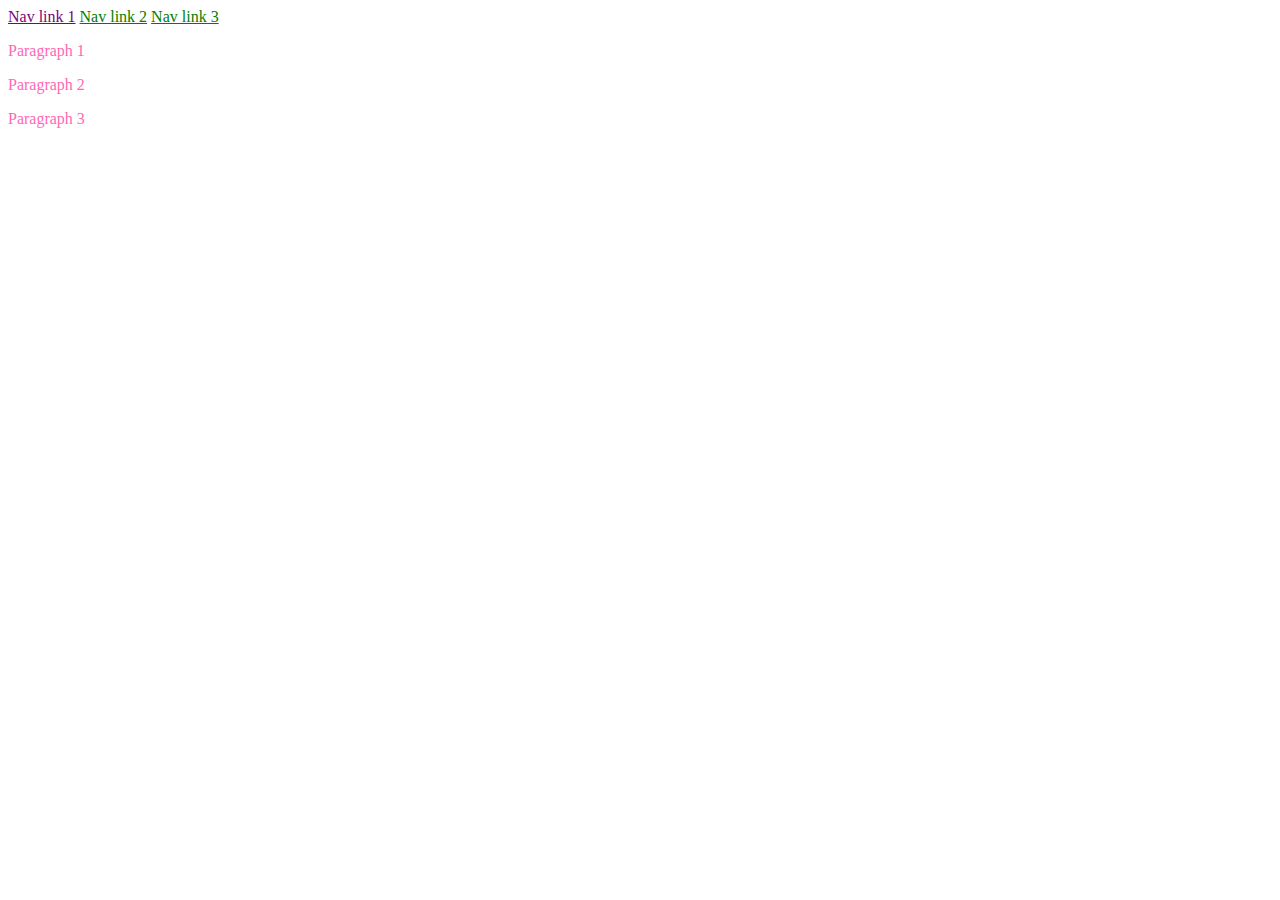
<file: css-specificity/index.html>
<!doctype html>

<html lang="en">
    <head>
        <meta charset="utf-8">
        <title>CSS Specificity</title>
        <meta name="description" content="CSS Specificity">
        <meta name="author" content="She Codes">
        <link rel="stylesheet" href="styles.css">
    </head>

    <body>

        <header>
            <nav>
                <a class="nav-link" id="link-1" href="#">Nav link 1</a>
                <a class="nav-link" href="#">Nav link 2</a>
                <a class="nav-link" href="#">Nav link 3</a>
            </nav>
        </header>

        <div>
            <p class="paragraph-link" id="paragraph-1">Paragraph 1</p>
            <p class="paragraph-link">Paragraph 2</p>
            <p class="paragraph-link">Paragraph 3</p>
        </div>

    </body>

</html>
</file>
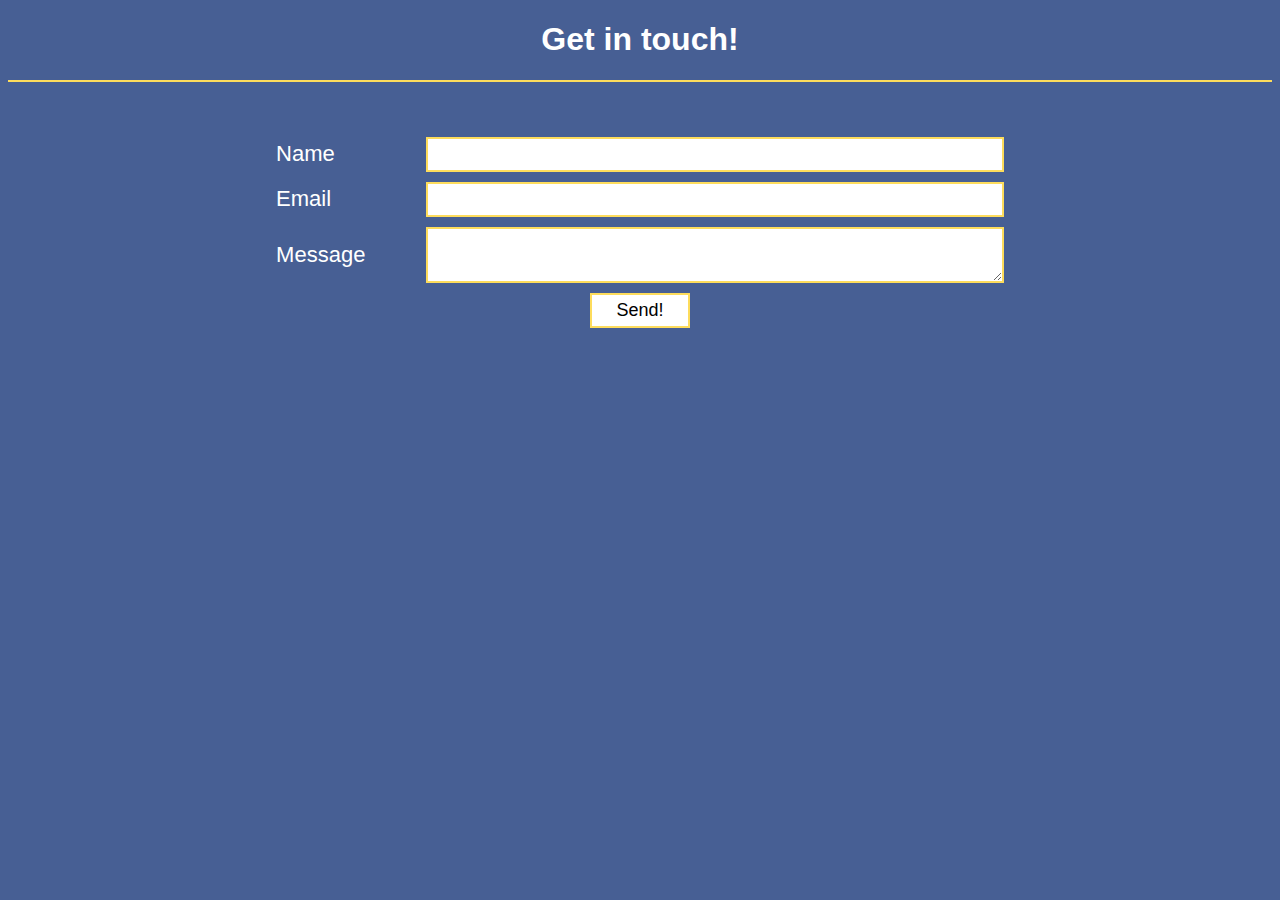
<file: forms-starter/index.html>
<!DOCTYPE html>

<html lang="en">
  <head>
    <meta charset="utf-8" />
    <meta
      name="viewport"
      content="width=device-width, initial-scale=1, shrink-to-fit=no"
    />
    <title>Introduction to Forms</title>
    <link rel="stylesheet" href="styles.css" />
  </head>

  <body>
    <header>
      <h1>Get in touch!</h1>
    </header>

    <form action="https://formspree.io/f/mlezpewp" method="post">
      <div class="form-item">
        <label for="name">Name</label>
        <input type="text" id="name" name="name" />
      </div>
      <div class="form-item">
        <label for="mail">Email</label>
        <input type="email" id="mail" name="email" />
      </div>
      <div class="form-item">
        <label for="message">Message</label>
        <textarea id="message" name="message"></textarea>
      </div>
      <div class="form-item">
        <button type="submit">Send!</button>
      </div>
    </form>
  </body>
</html>
</file>
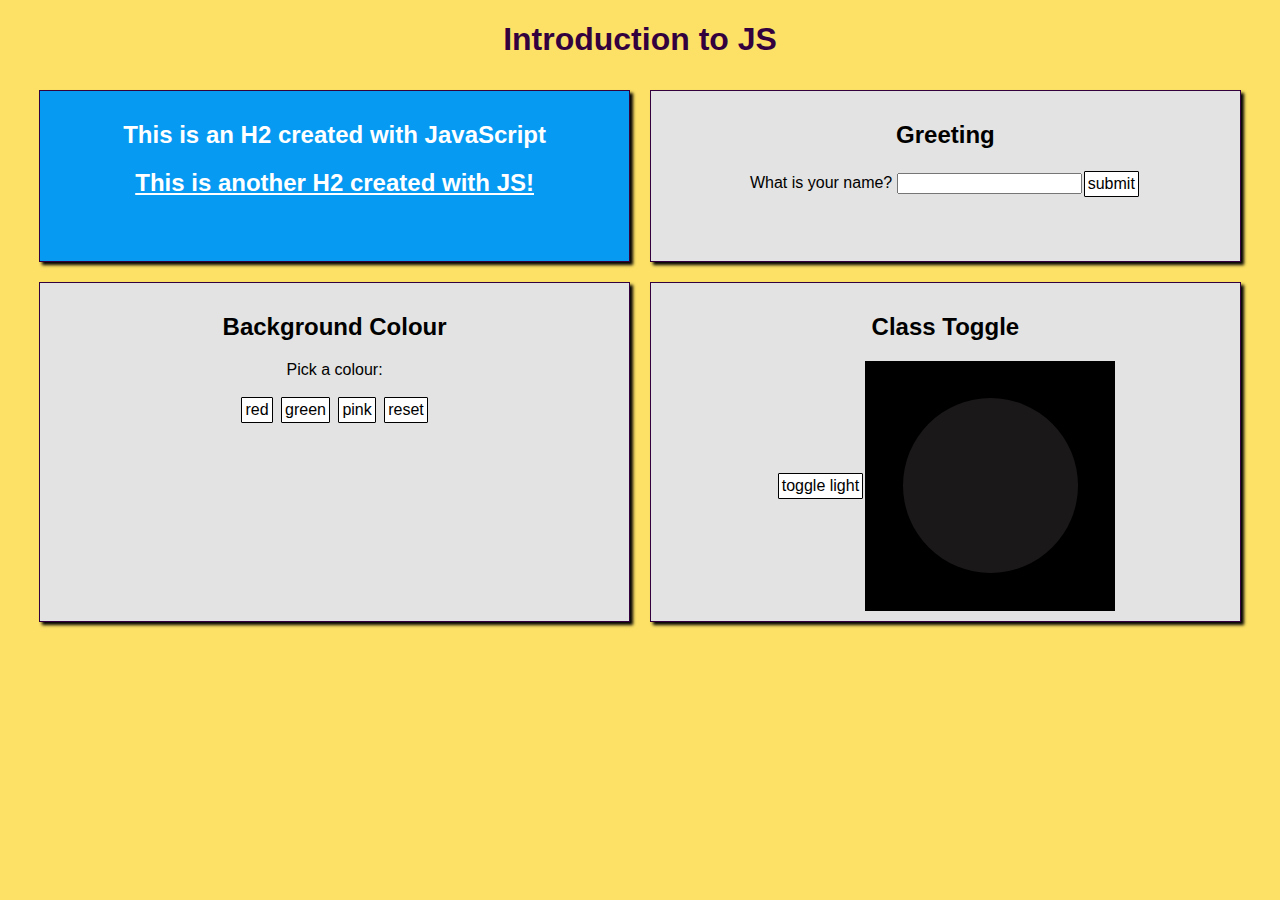
<file: intro-to-js/index.html>
<!DOCTYPE html>
<html lang="en">
  <head>
    <meta charset="utf-8" />
    <title>Introduction to JavaScript</title>
    <meta name="description" content="JavaScript Demo" />
    <meta name="author" content="She Codes" />
    <link rel="stylesheet" href="styles.css" />
  </head>

  <body>
    <header>
      <h1>Introduction to JS</h1>
    </header>

    <div id="wrapper">
      <div id="starter-div" class="component"></div>

      <div id="greeting" class="component">
        <h2>Greeting</h2>
        <form>
          <div class="form-item">
            <label for="name">What is your name?</label>
            <input type="text" id="name" name="name" />
          </div>
          <input type="button" onclick="showName()" value="submit" />
        </form>
        <p id="greeting-text"></p>
      </div>

      <div id="colour" class="component">
        <h2>Background Colour</h2>
        <p>Pick a colour:</p>
        <input type="button" onclick="changeColour('#f74850')" value="red" />
        <input type="button" onclick="changeColour('#00ff00')" value="green" />
        <input type="button" onclick="changeColour('#ffc0cb')" value="pink" />

        <input type="button" onclick="resetColour()" value="reset" />
      </div>

      <div id="on-off" class="component">
        <h2>Class Toggle</h2>
        <div id="class-toggle-containter">
          <input
            type="button"
            onclick="toggleLightbulb()"
            value="toggle light"
          />
          <div id="toggle-wrapper">
            <div id="light"></div>
          </div>
        </div>
      </div>
    </div>
    <script src="./script.js"></script>
  </body>
</html>
</file>
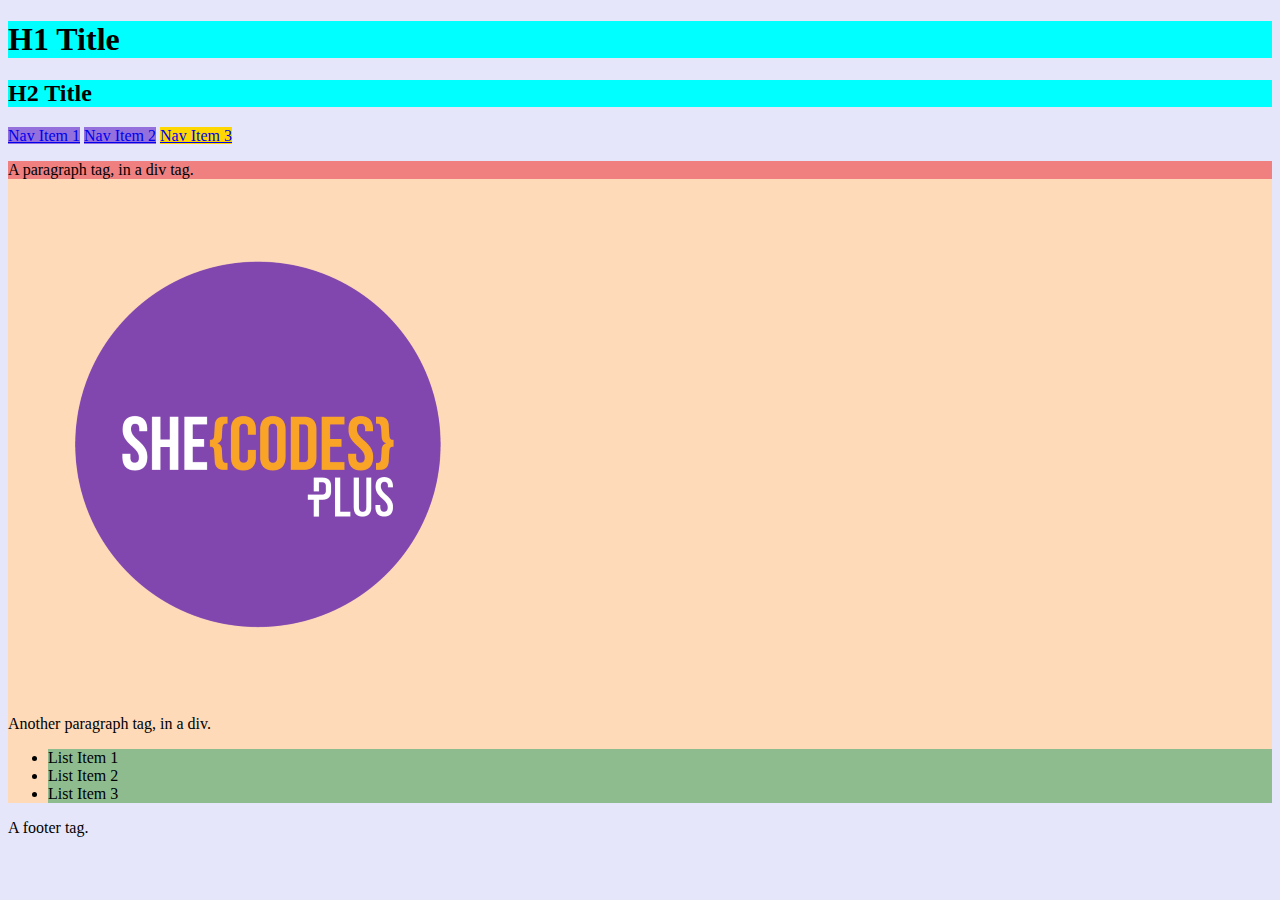
<file: introduction-to-css-selectors/index.html>
<!DOCTYPE html>

<html lang="en">
  <head>
    <meta charset="utf-8" />
    <title>CSS Selectors</title>
    <meta name="description" content="CSS Selectors Playground" />
    <meta name="author" content="She Codes" />
    <link rel="stylesheet" href="styles.css" />
  </head>
  <body>
    <header>
      <h1 class="main-heading">H1 Title</h1>
      <h2 class="main-heading">H2 Title</h2>
      <nav>
        <a href="#" class="nav-item">Nav Item 1</a>
        <a href="#" class="nav-item">Nav Item 2</a>
        <a href="#" class="nav-item">Nav Item 3</a>
      </nav>
    </header>
    <div id="content-wrapper">
      <p id="first-paragraph">A paragraph tag, in a div tag.</p>
      <img src="logo.png" alt="She Codes Logo." />
      <p>Another paragraph tag, in a div.</p>
      <ul>
        <li class="list-item">List Item 1</li>
        <li class="list-item">List Item 2</li>
        <li class="list-item">List Item 3</li>
      </ul>
    </div>
    <footer>A footer tag.</footer>
  </body>
</html>
</file>
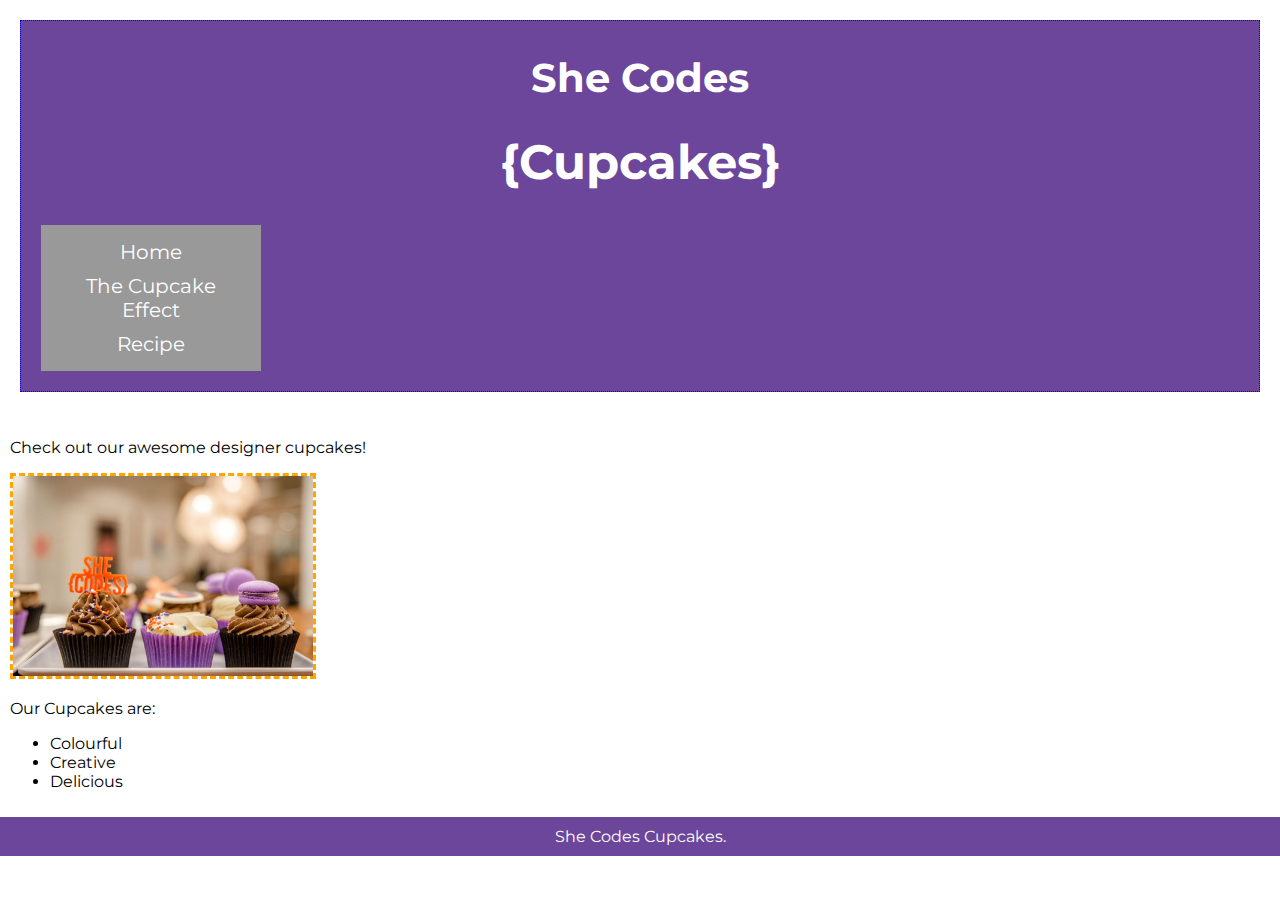
<file: introduction-to-css/index.html>
<!DOCTYPE html>

<html lang="en">
  <head>
    <meta charset="utf-8" />
    <title>She Codes Cupcakes</title>
    <meta name="description" content="She Codes Cupcakes" />
    <meta name="author" content="She Codes" />
    <link rel="stylesheet" href="styles.css" />
  </head>
  <body>
    <header>
      <h1>She Codes</h1>
      <h2>{Cupcakes}</h2>
      <nav>
        <a href="index.html">Home</a>
        <a href="cupcake-effect.html">The Cupcake Effect</a>
        <a href="recipe.html">Recipe</a>
      </nav>
    </header>
    <div>
      <p>Check out our awesome designer cupcakes!</p>
      <img
        src="images/cupcake-1.jpg"
        alt="She Codes Cupcakes."
        class="home-banner-img"
      />
      <p>Our Cupcakes are:</p>
      <ul>
        <li>Colourful</li>
        <li>Creative</li>
        <li>Delicious</li>
      </ul>
    </div>
    <footer>She Codes Cupcakes.</footer>
  </body>
</html>
</file>
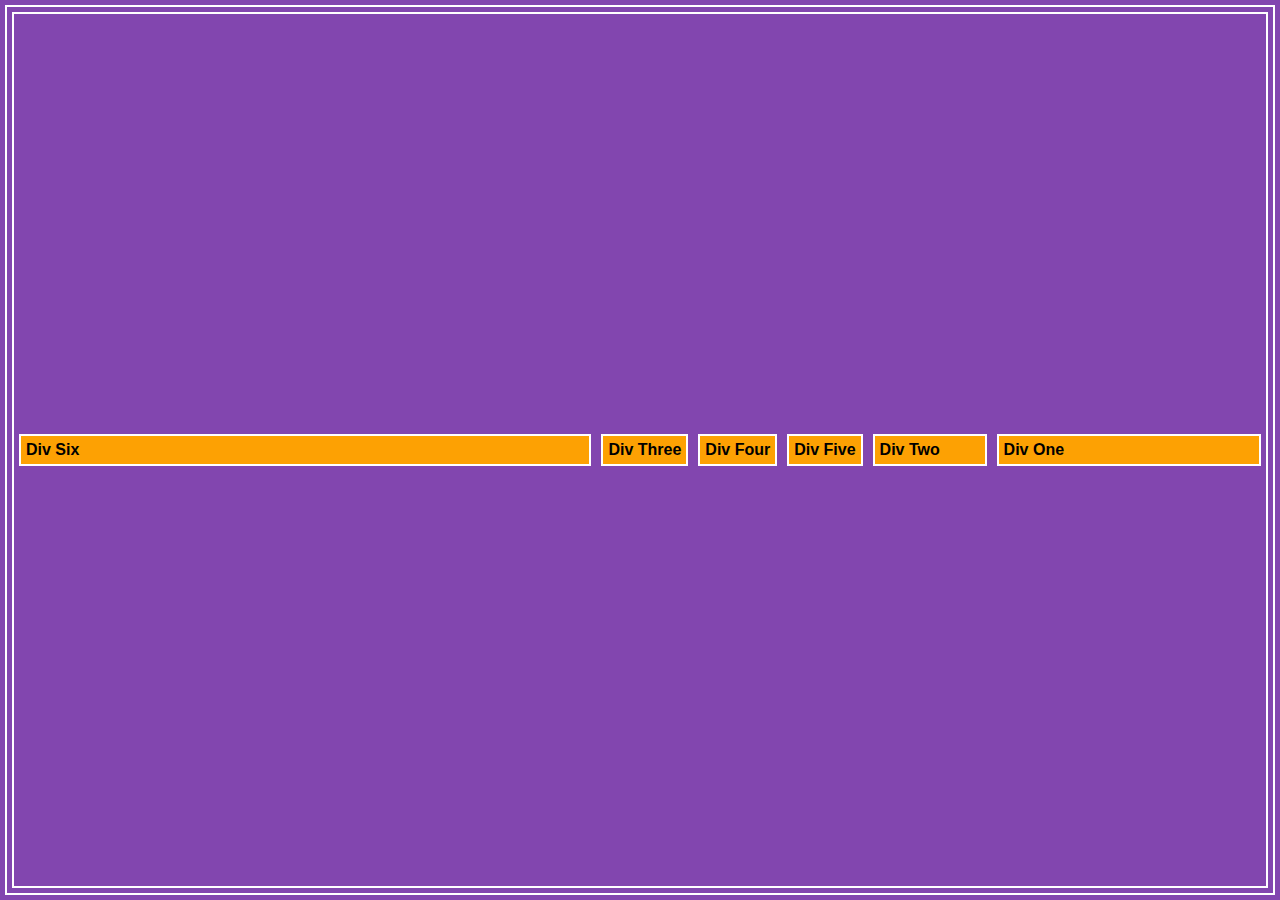
<file: introduction-to-flexbox/index.html>
<!doctype html>

<html lang="en">
    <head>
        <meta charset="utf-8">
        <meta name="viewport" content="width=device-width, initial-scale=1, shrink-to-fit=no">
        <title>Introduction to Flexbox</title>
        <link rel="stylesheet" href="styles.css">
    </head>

    <body>
        <div class="demo-div" id="div-1">Div One</div>
        <div class="demo-div" id="div-2">Div Two</div>
        <div class="demo-div" id="div-3">Div Three</div>
        <div class="demo-div" id="div-4">Div Four</div>
        <div class="demo-div" id="div-5">Div Five</div>
        <div class="demo-div" id="div-6">Div Six</div>
    </body>
</html>
</file>
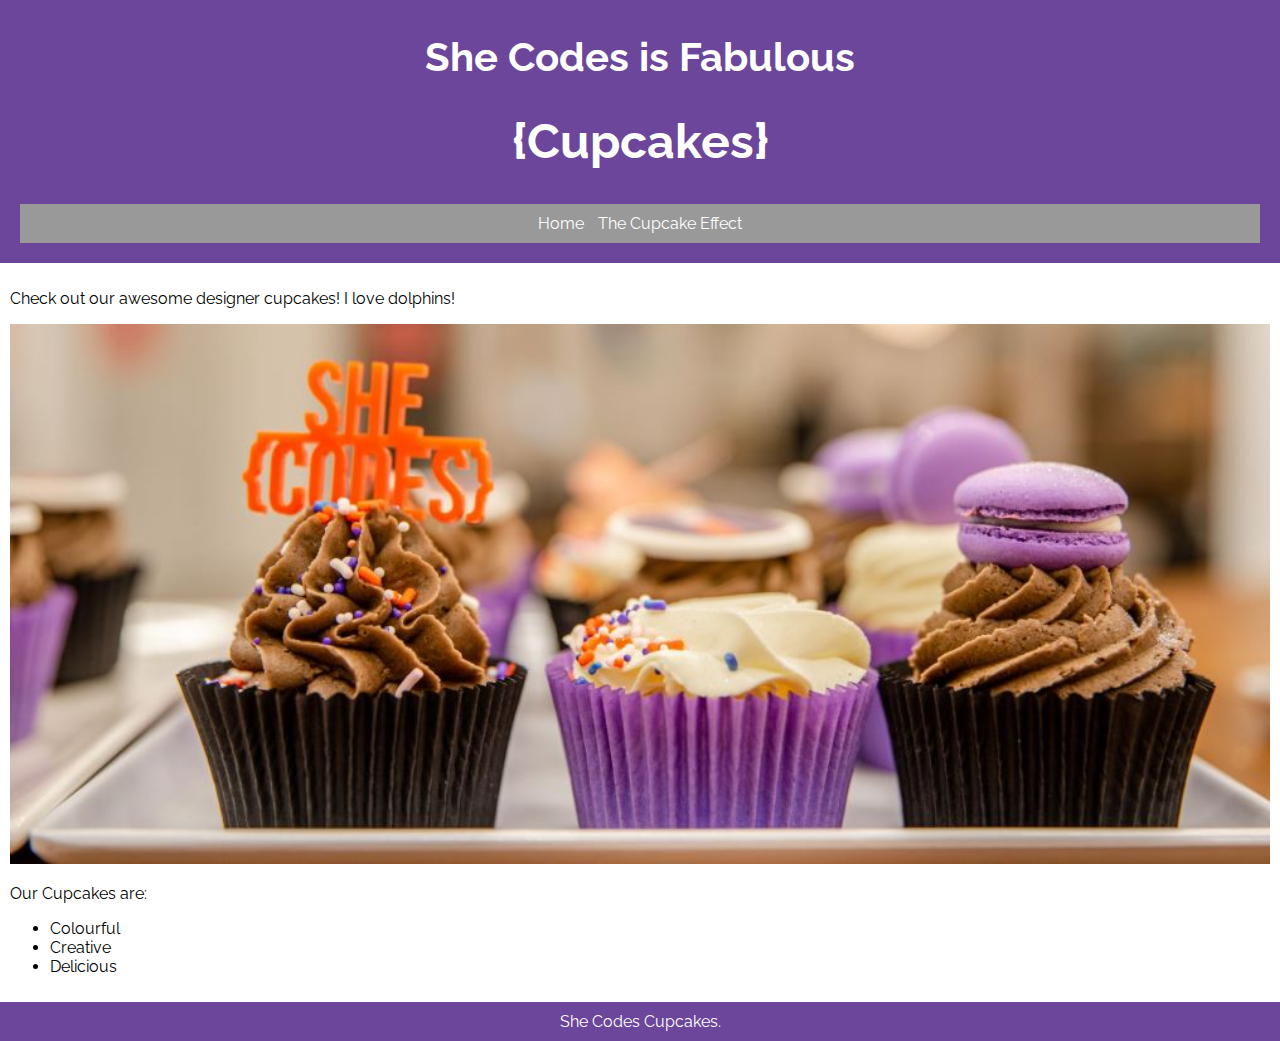
<file: introduction-to-html/index.html>
<!DOCTYPE html>
<html lang="en">
  <head>
    <meta charset="UTF-8" />
    <meta http-equiv="X-UA-Compatible" content="IE=edge" />
    <meta name="viewport" content="width=device-width, initial-scale=1.0" />
    <meta name="description" content="She Codes Cupcakes" />
    <meta name="author" content="She Codes" />
    <link rel="stylesheet" href="./styles.css" />
    <title>She Codes Cupcakes</title>
  </head>
  <body>
    <header>
      <h1>She Codes is Fabulous</h1>
      <h2>{Cupcakes}</h2>
      <nav>
        <a href="index.html">Home</a>
        <a href="cupcake-effect.html">The Cupcake Effect</a>
      </nav>
    </header>
    <div>
      <p>Check out our awesome designer cupcakes! I love dolphins!</p>
      <img src="cupcake-1.jpg" alt="She Codes Cupcakes" />
      <p>Our Cupcakes are:</p>
      <ul>
        <li>Colourful</li>
        <li>Creative</li>
        <li>Delicious</li>
      </ul>
    </div>
    <footer>She Codes Cupcakes.</footer>
  </body>
</html>
</file>
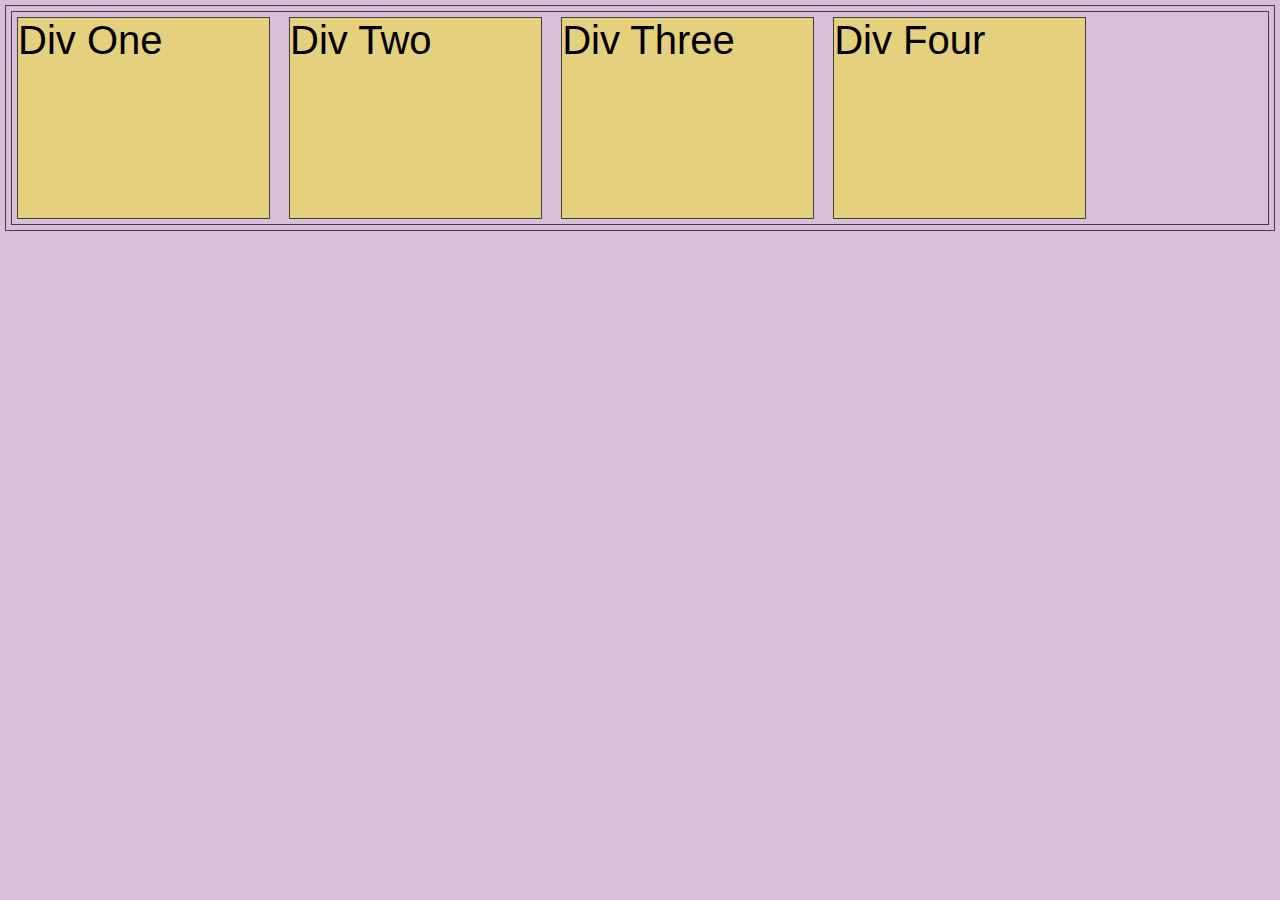
<file: introduction-to-media-queries/index.html>
<!DOCTYPE html>

<html lang="en">
  <head>
    <meta charset="utf-8" />
    <meta name="viewport" content="width=device-width, initial-scale=1.0" />
    <title>Media Queries</title>
    <link rel="stylesheet" href="styles.css" />
  </head>

  <body>
    <div id="div-1">Div One</div>
    <div id="div-2">Div Two</div>
    <div id="div-3">Div Three</div>
    <div id="div-4">Div Four</div>
  </body>
</html>
</file>
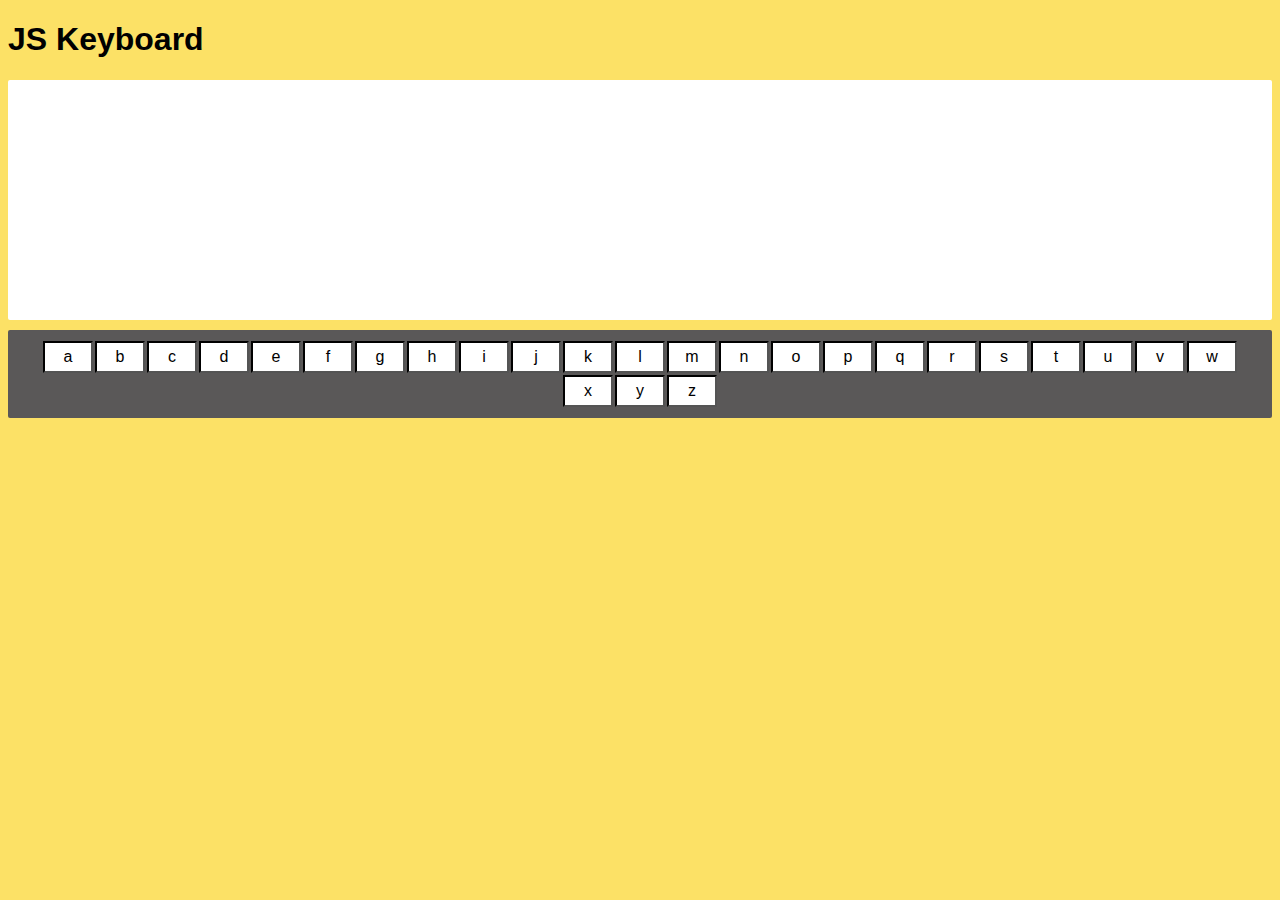
<file: keyboard/index.html>
<!DOCTYPE html>
<html lang="en">
    <head>
        <meta charset="utf-8">
        <title>JS Keyboard</title>
        <meta name="description" content="JavaScript Demo">
        <meta name="author" content="She Codes">
        <link rel="stylesheet" href="styles.css">
    </head>
    
    <body>
        <header>
            <h1>JS Keyboard</h1>
        </header>

        <div id="keyboard-wrapper">
            <div id="output">
                <p id="output-text">
                </p>
            </div>
            <div id="keyboard"></div>
        </div>

        <script src="script.js"></script>
    </body>
</html>
</file>
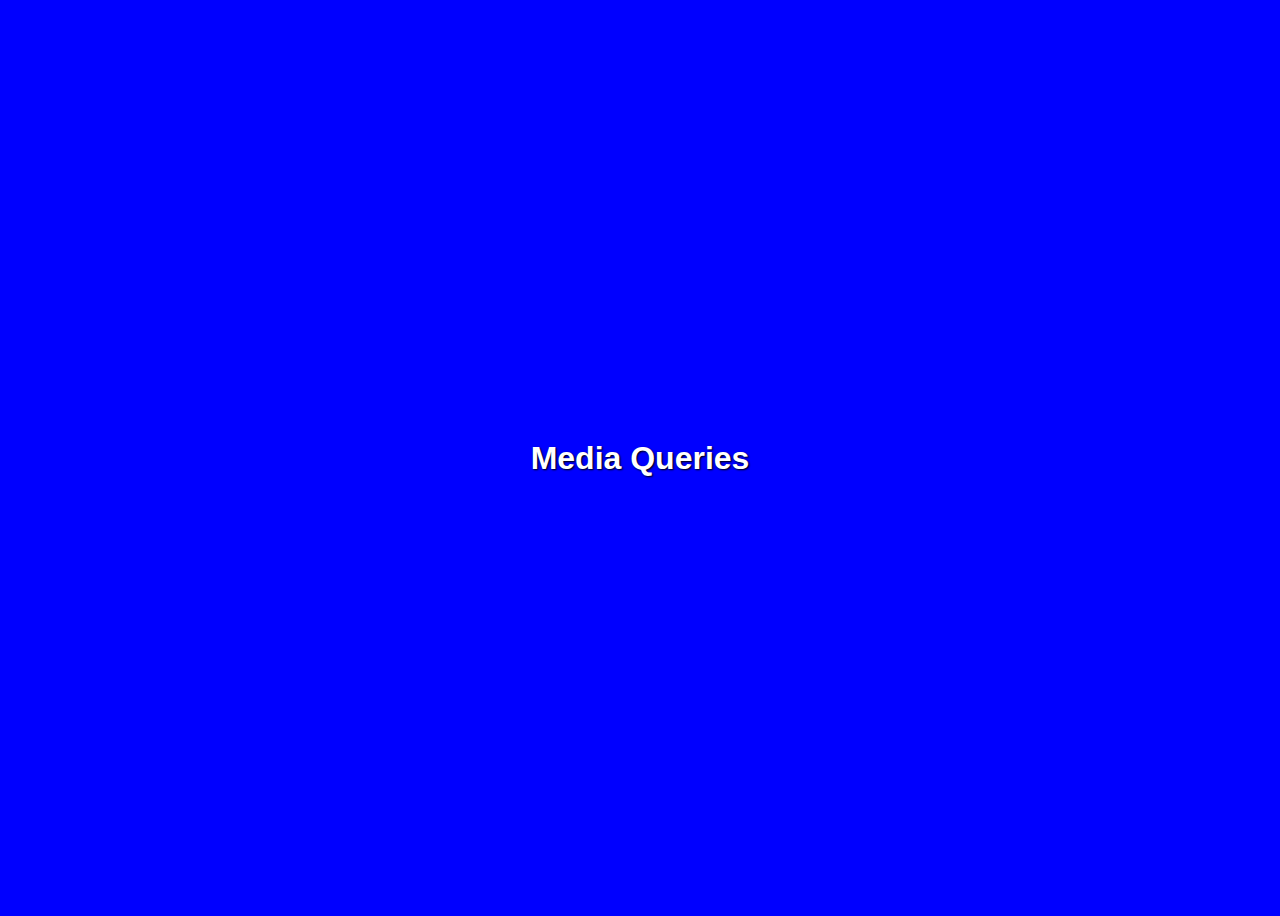
<file: media-queries-demo/index.html>
<!doctype html>

<html lang="en">
    <head>
        <meta charset="utf-8">
        <meta name="viewport" content="width=device-width, initial-scale=1.0">
        <title>Media Queries</title>
        <link rel="stylesheet" href="styles.css">
    </head>

    <body>

        <h1>Media Queries</h1>

    </body>
</html>
</file>
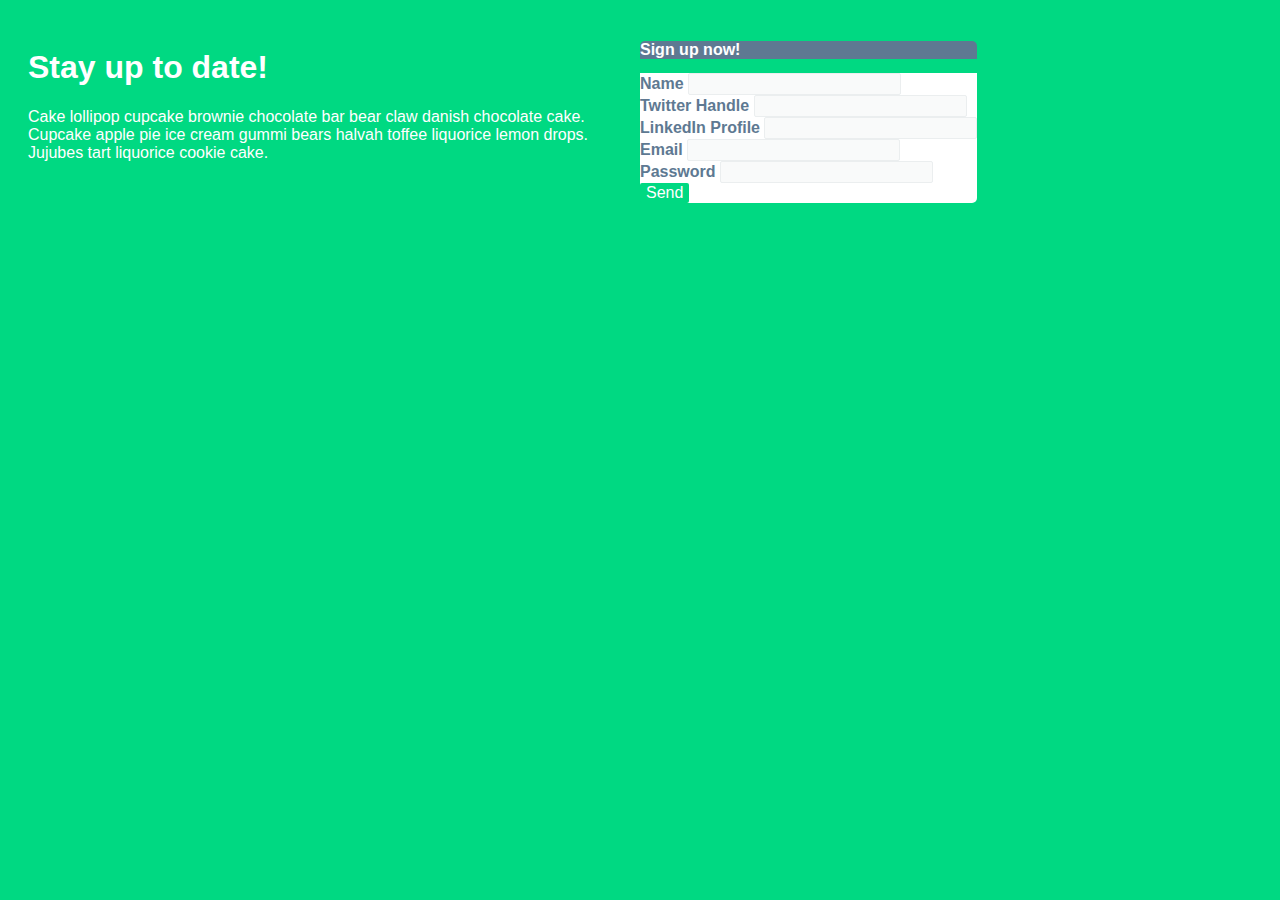
<file: media-queries-exercise-2/index.html>
<!DOCTYPE html>

<html lang="en">
    <head>
        <meta charset="utf-8" />
        <meta name="viewport" content="width=device-width, initial-scale=1.0" />
        <title>Media Queries</title>
        <link rel="stylesheet" href="styles.css" />
    </head>

    <body>
        <main>
            <header>
                <h1>Stay up to date!</h1>
                <p>
                    Cake lollipop cupcake brownie chocolate bar bear claw danish
                    chocolate cake. Cupcake apple pie ice cream gummi bears
                    halvah toffee liquorice lemon drops. Jujubes tart liquorice
                    cookie cake.
                </p>
            </header>
            <div id="form-wrapper">
                <h2>Sign up now!</h2>
                <form action="" method="">
                    <div class="form-item">
                        <label for="name">Name</label>
                        <input type="text" id="name" name="name" />
                    </div>
                    <div class="row">
                        <div class="form-item">
                            <label for="twitter">Twitter Handle</label>
                            <input type="text" id="twitter" name="twitter" />
                        </div>
                        <div class="form-item">
                            <label for="linkedin">LinkedIn Profile</label>
                            <input type="text" id="linkedin" name="linkedin" />
                        </div>
                    </div>
                    <div class="row">
                        <div class="form-item">
                            <label for="mail">Email</label>
                            <input type="email" id="mail" name="email" />
                        </div>
                        <div class="form-item">
                            <label for="message">Password</label>
                            <input
                                type="password"
                                id="message"
                                name="message"
                            />
                        </div>
                    </div>
                    <div class="form-item">
                        <button type="submit">Send</button>
                    </div>
                </form>
            </div>
        </main>
    </body>
</html>
</file>
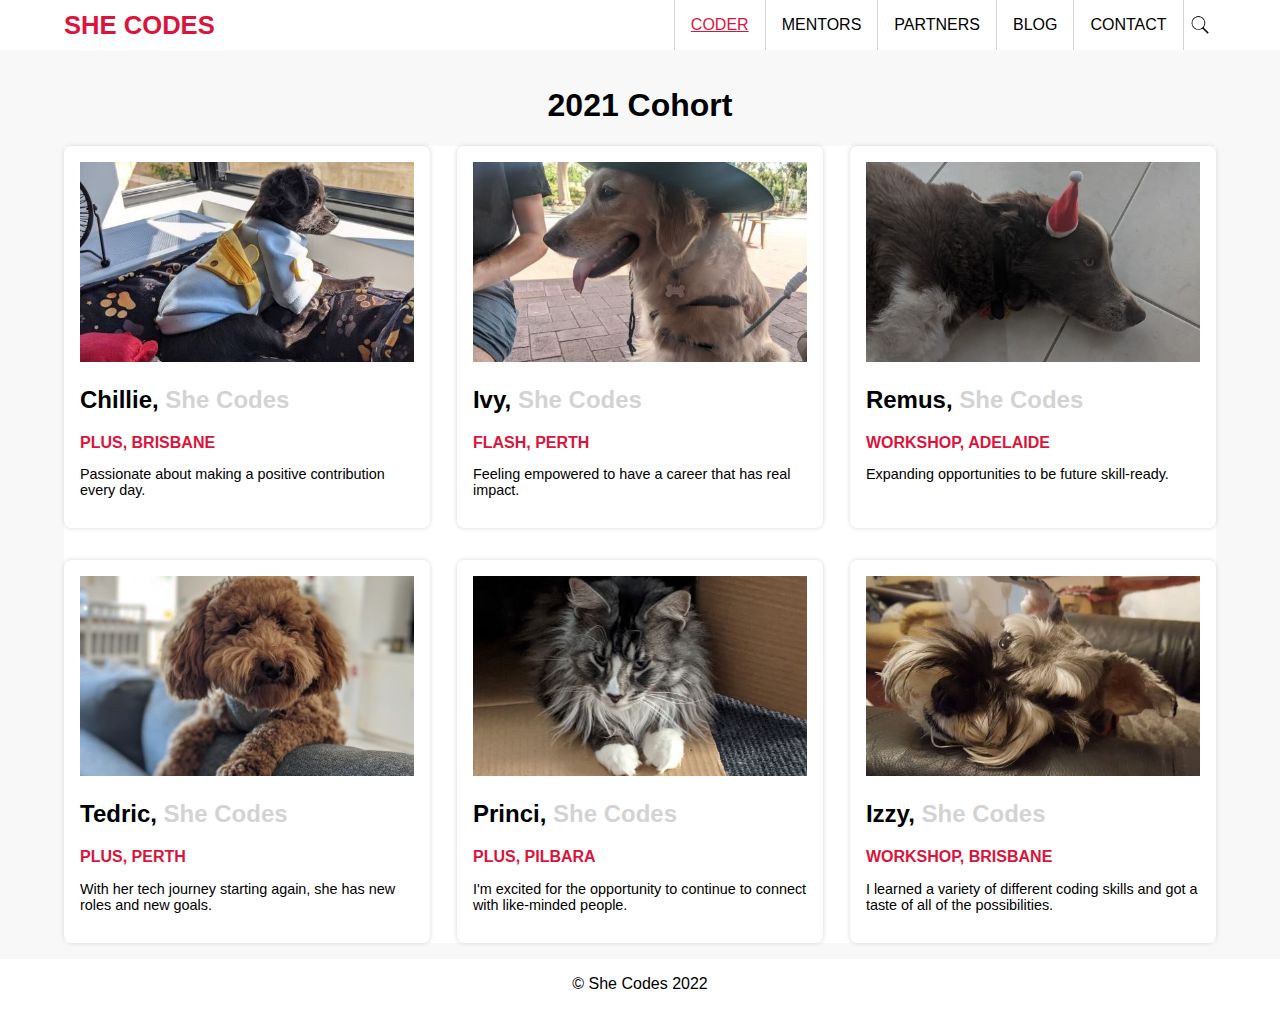
<file: she-codes-cohort/index.html>
<!DOCTYPE html>
<html lang="en">
  <head>
    <meta charset="UTF-8" />
    <meta http-equiv="X-UA-Compatible" content="IE=edge" />
    <meta name="viewport" content="width=device-width, initial-scale=1.0" />
    <title>Miao's Redesign</title>
    <link rel="stylesheet" href="./styles.css" />
  </head>
  <body>
    <header>
      <nav>
        <a href="#" class="logo">SHE CODES</a>
        <div class="menu">
          <a href="" class="menu-item selected">CODER</a>
          <a href="" class="menu-item">MENTORS</a>
          <a href="" class="menu-item">PARTNERS</a>
          <a href="" class="menu-item">BLOG</a>
          <a href="" class="menu-item">CONTACT</a>
          <button class="menu-item-search">
            <img src="./images/search.png" alt="search" />
          </button>
        </div>
      </nav>
    </header>
    <main>
      <h1>2021 Cohort</h1>
      <section class="cards-container">
        <div class="card">
          <img src="./images/chilli.jpg" alt="chilli" />
          <div>
            <h2 class="card-title">Chillie, <span>She Codes</span></h2>
            <span class="card-address">PLUS, BRISBANE</span>
            <p>Passionate about making a positive contribution every day.</p>
          </div>
        </div>
        <div class="card">
          <img src="./images/ivy.jpg" alt="ivy" />
          <div>
            <h2 class="card-title">Ivy, <span>She Codes</span></h2>
            <span class="card-address">Flash, Perth </span>
            <p>Feeling empowered to have a career that has real impact.</p>
          </div>
        </div>
        <div class="card">
          <img src="./images/remus.jpg" alt="remus" />
          <div>
            <h2 class="card-title">Remus, <span>She Codes</span></h2>
            <span class="card-address">Workshop, Adelaide </span>
            <p>Expanding opportunities to be future skill-ready.</p>
          </div>
        </div>
        <div class="card">
          <img src="./images/tedric.jpg" alt="tedric" />
          <div>
            <h2 class="card-title">Tedric, <span>She Codes</span></h2>
            <span class="card-address">Plus, Perth </span>
            <p>
              With her tech journey starting again, she has new roles and new
              goals.
            </p>
          </div>
        </div>
        <div class="card">
          <img src="./images/princi.jpg" alt="princi" />
          <div>
            <h2 class="card-title">Princi, <span>She Codes</span></h2>
            <span class="card-address">Plus, Pilbara </span>
            <p>
              I'm excited for the opportunity to continue to connect with
              like-minded people.
            </p>
          </div>
        </div>
        <div class="card">
          <img src="./images/izzy.jpg" alt="izzy" />
          <div>
            <h2 class="card-title">Izzy, <span>She Codes</span></h2>
            <span class="card-address">Workshop, Brisbane </span>
            <p>
              I learned a variety of different coding skills and got a taste of
              all of the possibilities.
            </p>
          </div>
        </div>
      </section>
    </main>
    <footer>&copy; She Codes 2022</footer>
  </body>
</html>
</file>
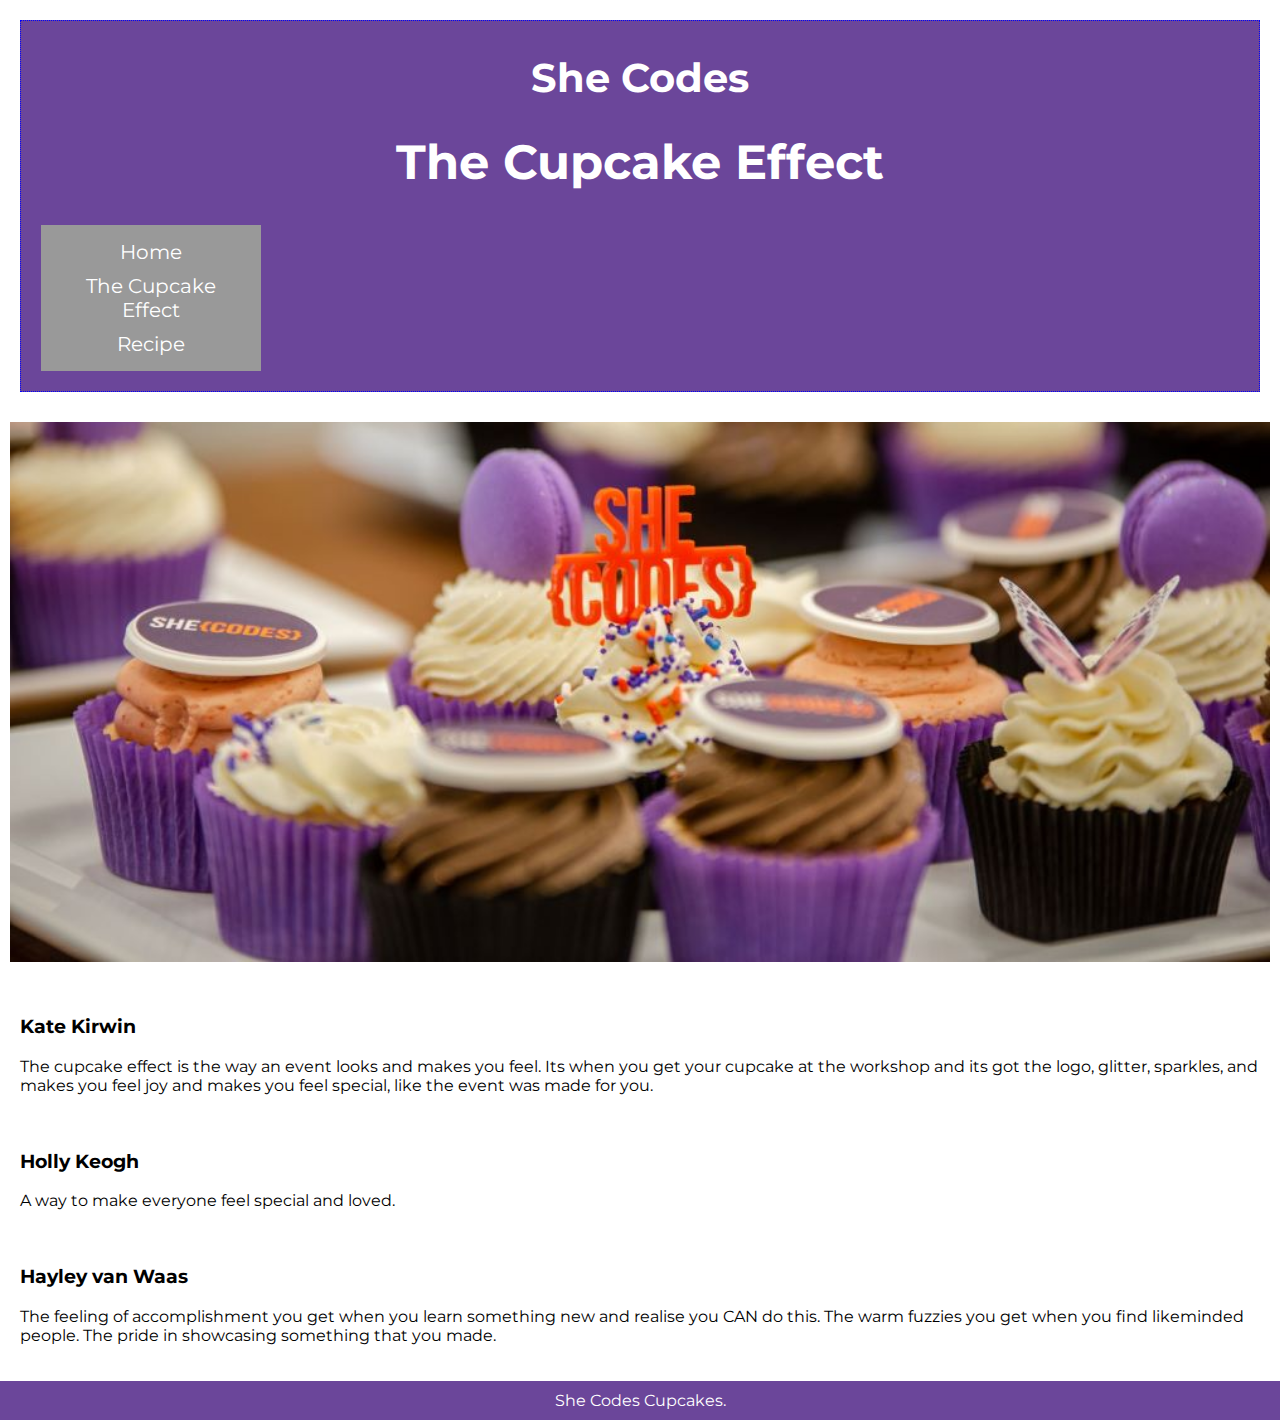
<file: introduction-to-css/cupcake-effect.html>
<!DOCTYPE html>

<html lang="en">
  <head>
    <meta charset="utf-8" />
    <title>She Codes Cupcakes</title>
    <meta name="description" content="She Codes Cupcakes" />
    <meta name="author" content="She Codes" />
    <link rel="stylesheet" href="styles.css" />
  </head>

  <body>
    <header>
      <h1>She Codes</h1>
      <h2>The Cupcake Effect</h2>
      <nav>
        <a href="index.html">Home</a>
        <a href="cupcake-effect.html">The Cupcake Effect</a>
        <a href="recipe.html">Recipe</a>
      </nav>
    </header>

    <div>
      <img src="images/cupcake-2.jpg" alt="She Codes branded Cupcakes." />
    </div>

    <div>
      <div>
        <h3>Kate Kirwin</h3>
        <p>
          The cupcake effect is the way an event looks and makes you feel. Its
          when you get your cupcake at the workshop and its got the logo,
          glitter, sparkles, and makes you feel joy and makes you feel special,
          like the event was made for you.
        </p>
      </div>
      <div>
        <h3>Holly Keogh</h3>
        <p>A way to make everyone feel special and loved.</p>
      </div>
      <div>
        <h3>Hayley van Waas</h3>
        <p>
          The feeling of accomplishment you get when you learn something new and
          realise you CAN do this. The warm fuzzies you get when you find
          likeminded people. The pride in showcasing something that you made.
        </p>
      </div>
    </div>

    <footer>She Codes Cupcakes.</footer>
  </body>
</html>
</file>
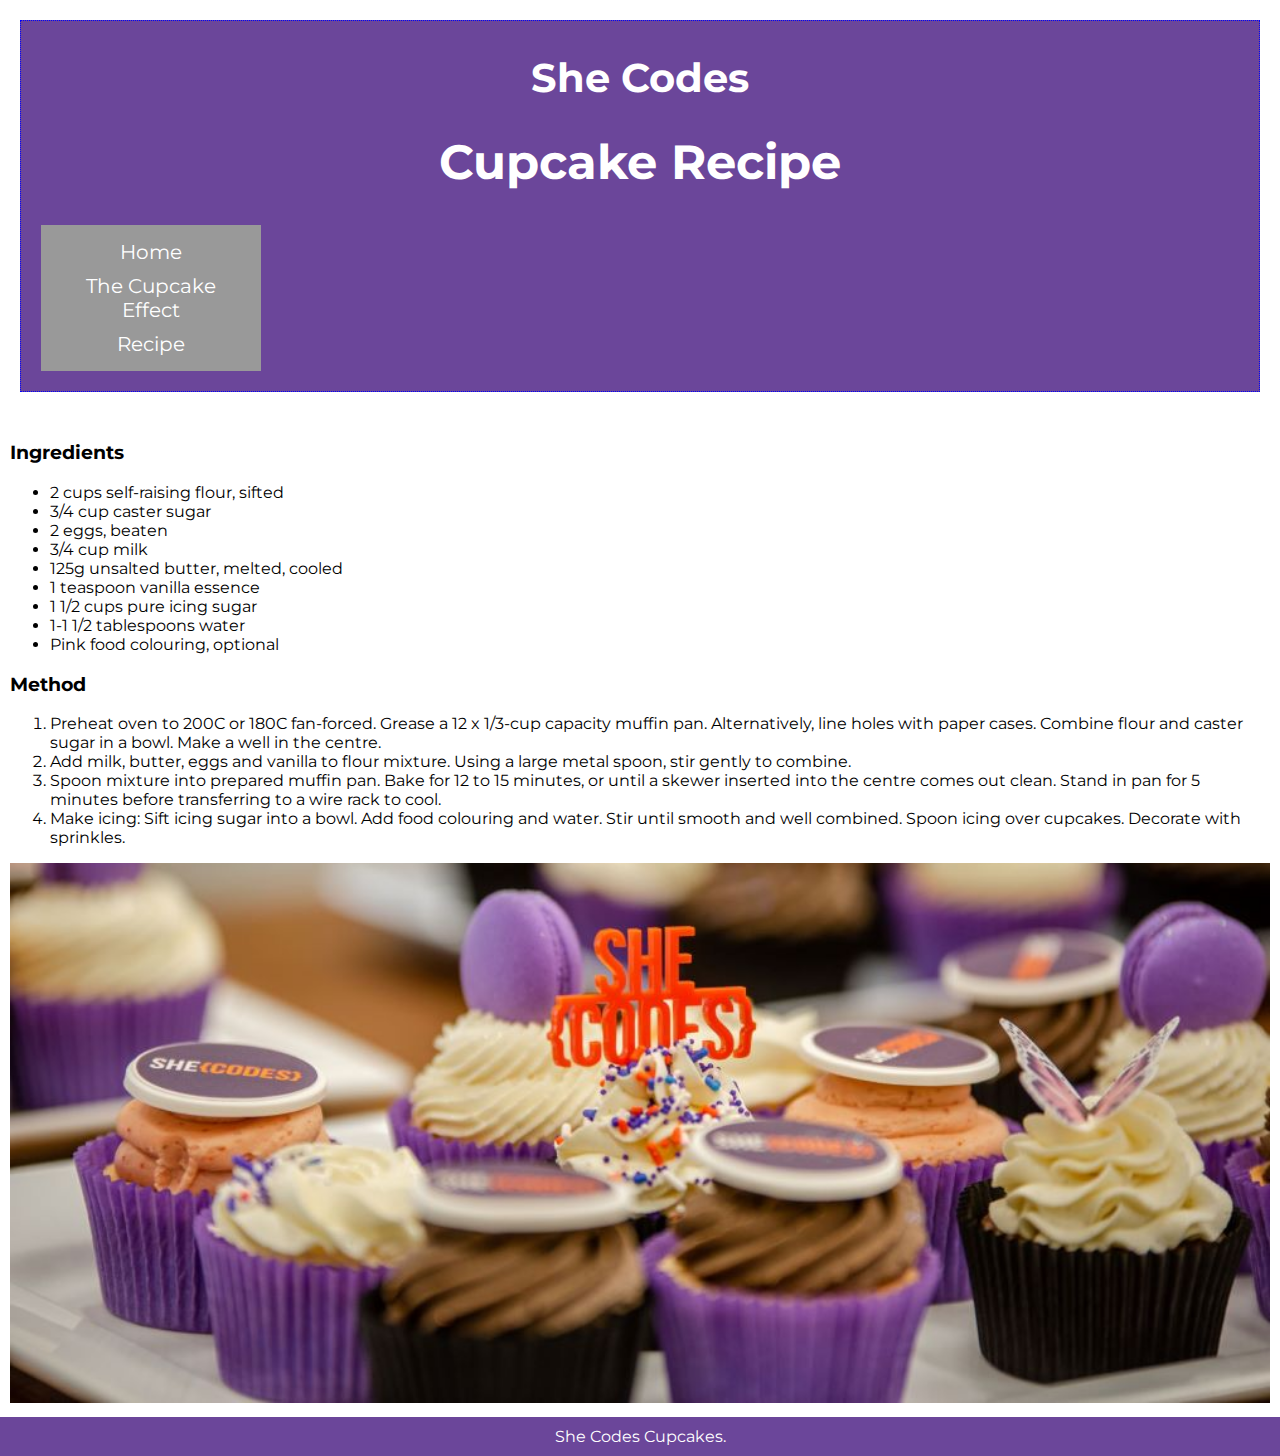
<file: introduction-to-css/recipe.html>
<!doctype html>

<html lang="en">
    <head>
        <meta charset="utf-8">
        <title>She Codes Cupcakes</title>
        <meta name="description" content="She Codes Cupcakes">
        <meta name="author" content="She Codes">
        <link rel="stylesheet" href="styles.css">
    </head>
    <body>
        <header>
            <h1>She Codes</h1>
            <h2>Cupcake Recipe</h2>
            <nav>
                <a href="index.html">Home</a>
                <a href="cupcake-effect.html">The Cupcake Effect</a>
                <a href="recipe.html">Recipe</a>
            </nav>
        </header>
        <div>
            <h3>Ingredients</h3>
            <ul>
                <li>2 cups self-raising flour, sifted</li>
                <li>3/4 cup caster sugar</li>
                <li>2 eggs, beaten</li>
                <li>3/4 cup milk</li>
                <li>125g unsalted butter, melted, cooled</li>
                <li>1 teaspoon vanilla essence</li>
                <li>1 1/2 cups pure icing sugar</li>
                <li>1-1 1/2 tablespoons water</li>
                <li>Pink food colouring, optional</li>
            </ul>
            <h3>Method</h3>
            <ol>
                <li>Preheat oven to 200C or 180C fan-forced.
                    Grease a 12 x 1/3-cup capacity muffin pan.
                    Alternatively, line holes with paper cases.
                    Combine flour and caster sugar in a bowl.
                    Make a well in the centre.</li>
                <li>Add milk, butter, eggs and vanilla to flour mixture.
                    Using a large metal spoon, stir gently to combine.</li>
                <li>Spoon mixture into prepared muffin pan. Bake for 12 to 15 minutes,
                    or until a skewer inserted into the centre comes out clean.
                    Stand in pan for 5 minutes before transferring to a wire rack to
                    cool.</li>
                <li>Make icing: Sift icing sugar into a bowl.
                    Add food colouring and water.
                    Stir until smooth and well combined.
                    Spoon icing over cupcakes.
                    Decorate with sprinkles.
                </li>
            </ol>
            <img src="images/cupcake-2.jpg" alt="She Codes branded Cupcakes.">
        </div>
        <footer>
            She Codes Cupcakes.
        </footer>
    </body>
</html>
</file>
<file: css-specificity/styles.css>
nav a {
    color: red;
}


.nav-link {
    color: black;
}


nav a.nav-link {
    color: green;
}


nav a.nav-link#link-1 {
    color: purple;
}


html div p {
    color: darkgrey;
}


body div p {
    color: hotpink;
}
</file>
<file: forms-starter/styles.css>
body {
    background-color: #475F94;
    color: #fff;
    font-family: "Gill Sans", sans-serif;
}

header {
    border-bottom: 2px solid #FDDC5C;
    text-align: center;
}

form {
    margin: 50px auto;
    width: 90%;
}

.form-item {
    display: flex;
    justify-content: center;
    align-items: center;
    padding: 5px;
}

.form-item label {
    flex-basis: 150px;
    font-size: 22px;
}

.form-item input,
.form-item textarea {
    flex-basis: 50%;
    border: 2px solid #FDDC5C;
}

.form-item input:hover,
.form-item textarea:hover {
    border: 2px solid #FA4224;
}

.form-item input,
.form-item textarea,
.form-item button {
    border: 2px solid #FDDC5C;
    background-color: #FFF;
    padding: 5px;
    font-size: 18px;
}

.form-item button:hover {
    border: 2px solid #FA4224;
    background-color: #FA4224;
    color: #FFF;
}

.form-item button {
    width: 100px;
}
</file>
<file: intro-to-js/styles.css>
body {
    background-color: #FCE166;
    font-family: Arial;
}

h1 {
    color: #34013F;
    text-align: center;
}

#wrapper {
    display: flex;
    flex-wrap: wrap;
    justify-content: center;
}

.component {
    border: 1px solid #34013F;
    flex-basis: 45%;
    margin: 10px;
    padding: 10px;
    text-align: center;
    box-shadow: 3px 3px 3px #000;;
    background-color: #e3e3e3;
}

input[type=button] {
    margin: 2px;
    padding: 3px;
    border: 1px solid black;
    border-radius: 1px;
    background-color: #fff;
    font-size: 16px;
}

input[type=button]:hover {
    cursor: pointer;
    box-shadow: -2px 2px 0px black;
}

#starter-div {
    min-height: 100px;
    background-color: #069AF3;
}

.js-header {
    color: #FFF;
}

#second-h2 {
    text-decoration: underline;
}

form {
    display: flex;
    align-items: center;
    justify-content: center;
}

#greeting-text {
    height: 20px;
}

#class-toggle-containter {
    display: flex;
    justify-content: center;
    align-items: center;
}

#toggle-wrapper {
    width: 250px;
    height: 250px; 
    background-color: black;
    display: flex;
    justify-content: center;
    align-items: center;
}

#light {
    height: 175px;
    width: 175px;
    background-color: #1a1818 ;
    border-radius: 50%;
}

.on {
    box-shadow: inset 0 0 150px yellow, 0px 0 30px yellow;
}
</file>
<file: introduction-to-css-selectors/styles.css>
body {
  background-color: lavender;
}

/* div {
  background-color: peachpuff;
} */

#content-wrapper {
  background-color: peachpuff;
}

.main-heading {
  background-color: aqua;
}

.nav-item {
  background-color: mediumpurple;
}

.nav-item:last-child {
  background-color: gold;
}

#first-paragraph {
  background-color: lightcoral;
}

.list-item {
  background-color: darkseagreen;
}
</file>
<file: introduction-to-css/styles.css>
@import url("https://fonts.googleapis.com/css2?family=Raleway&display=swap");
@import url("https://fonts.googleapis.com/css2?family=Montserrat:wght@100;200;300;400;500;600;700;800&display=swap");

html {
  font-family: "Raleway", sans-serif;
  background-color: #fff;
}

body {
  margin: 0;
  font-family: 'Montserrat';
}

header {
  text-align: center;
  background-color: #6b469a;
  padding: 10px;
  margin: 20px;
  border: 1px dotted blue;
  font-size: 20px;
}

h1 {
  font-size: 2.5rem;
  line-height: 2.5rem;
  color: #fff;
}

h2 {
  font-size: 3rem;
  line-height: 3rem;
  color: #fff;
}

nav {
  margin: 10px;
  padding: 10px;
  background-color: #999999;
  width: 200px;
}

a {
  color: #fff;
  text-decoration: none;
  padding: 5px;
}

nav a {
  display: block;
}

a:hover {
  color: #fda103;
  border-bottom: 2px solid #fda103;
}

div {
  padding: 10px;
}

img {
  width: 100%;
  height: 60vh;
  object-fit: cover;
  object-position: bottom;
}

footer {
  text-align: center;
  background-color: #6b469a;
  padding: 10px;
  color: #fff;
}

/* Your code here */
.home-banner-img {
  width: 300px;
  height: 200px;
  border: 3px dashed orange;
}
</file>
<file: introduction-to-flexbox/styles.css>
* {
  border: 2px solid #fff;
  margin: 5px;
}

html {
  height: calc(100% - 14px);
}

body {
  background-color: #8246af;
  font-family: Arial, Helvetica, sans-serif;
  font-size: 1rem;
  font-weight: bold;
  height: calc(100% - 14px);
  display: flex;
  justify-content: center;
  align-content: center;
  flex-wrap: wrap;
}

div {
  padding: 5px;
  background-color: #fda103;
}

/* .demo-div {
  flex-grow: 1;
} */

#div-6 {
  flex-grow: 2;
  order: -1;
}

#div-1 {
  flex-basis: 20%;
  order: 3;
}

#div-2 {
  flex-basis: 100px;
  order: 2;
}

/*** Your code here ***/
</file>
<file: introduction-to-html/styles.css>
/* #fda103 6b469a */
@import url('https://fonts.googleapis.com/css2?family=Raleway&display=swap');

html {
    font-family: 'Raleway', sans-serif;
    background-color: #fff;
}

body {
    margin: 0;
}

header {
    text-align: center;
    background-color: #6b469a;
    padding: 10px;
}

h1 {
    font-size: 2.5rem;
    line-height: 2.5rem;;
    color: #fff;
}

h2 {
    font-size: 3rem;
    line-height: 3rem;
    color: #fff;
}

nav {
    margin: 10px;
    padding: 10px;
    background-color: #999999;
}

a {
    color: #fff;
    text-decoration: none;
    padding: 5px;
}

a:hover {
    color: #fda103;
    border-bottom: 2px solid #fda103;
}


div {
    padding: 10px;
}

img {
    width: 100%;
    height: 60vh;
    object-fit: cover;
    object-position: bottom;
}

footer {
    text-align: center;
    background-color: #6b469a;
    padding: 10px;
    color: #fff;
}
</file>
<file: introduction-to-media-queries/styles.css>
* {
  border: 1px solid #3e3e3e;
  margin: 5px;
}

body {
  background-color: #d8bfd8;
  font-family: Arial, Helvetica, sans-serif;
  font-size: 2rem;
}

div {
  height: 200px;
}

#div-1 {
  background-color: #9370db;
}

#div-2 {
  background-color: #8fbc8b;
}

#div-3 {
  background-color: #6495ed;
}

#div-4 {
  background-color: #f5deb3;
}

/*** Your code here ***/
@media (min-width: 500px) {
  div {
    display: inline-block;
    font-size: 3rem;
    width: 45%;
  }
  #div-1,
  #div-2 {
    background-color: #5d68e3;
  }
  #div-3,
  #div-4 {
    background-color: #b3d529;
  }
}

@media (min-width: 900px) {
  div {
    width: 20%;
    font-size: 2.5rem;
  }
  #div-1,
  #div-2,
  #div-3,
  #div-4 {
    background-color: #e5d07d;
  }
}
</file>
<file: keyboard/styles.css>
body {
    background-color: #FCE166;
    font-family: Arial;
}

#output {
    border-radius: 2px;
    background-color: #fff;
    height: 200px;
    padding: 20px;
    overflow: scroll;
    margin-bottom: 10px;
}

#output-text {
    font-family: 'Courier New', Courier, monospace;
    font-size: 36px;
    color: #000;
    word-wrap: break-word;
    margin: 0;
}

#keyboard {
    display: flex;
    justify-content: center;
    flex-wrap: wrap;
    margin-top: 10px;
    background-color: #5a5858;
    border-radius: 2px;
    padding: 10px;
}

.key {
    text-align: center;
    width: 50px;
    margin: 1px;
    padding: 5px;
    font-size: 16px;
    background-color: #fff;
    border-style: inset;
    cursor: pointer;
}

.selected {
    background-color: darkgrey;
    border-style: outset;
}
</file>
<file: media-queries-demo/styles.css>
body {
    height: 100vh;
    background-color: red;
    display: flex;
    align-items: center;
    justify-content: center;
}

h1 {
    font-family: Arial, Helvetica, sans-serif;
    color: white;
    text-shadow: 1px 1px 2px black;
    text-align: center;
}

/*** Media Queries Below ***/

/* Small devices (landscape phones, 576px and up) */
@media (min-width: 576px) { 
    body {
        background-color: orange;
    }
}

/* Medium devices (tablets, 768px and up)*/
@media (min-width: 768px) {
    body {
        background-color: yellow;
    }
}

/* Large devices (desktops, 992px and up) */
@media (min-width: 992px) {
    body {
        background-color: green;
    }
}

/* Extra large devices (large desktops, 1200px and up) */
@media (min-width: 1200px) {
    body {
        background-color: blue;
    }
}

 /* MASSIVE devices (large desktops, 1440px and up) */
@media (min-width: 1440px) {
    body {
        background-color: purple;
    }
}
</file>
<file: media-queries-exercise-2/styles.css>
html {
  background-color: #00d982;
  font-family: Arial, Helvetica, sans-serif;
}

body {
  padding: 20px;
}

main {
  display: flex;
  flex-direction: column;
}
@media (min-width: 900px) {
  main {
    flex-direction: row;
  }
  header {
    width: 50%;
  }
  .form-wrapper {
    width: 50%;
  }
}
header {
  color: #fff;
}

h2 {
  border-top-left-radius: 5px;
  border-top-right-radius: 5px;
  background-color: #5e7992;
  color: #fff;
  font-size: 1rem;
}

p {
}

form {
  background-color: #fff;
  border-bottom-left-radius: 5px;
  border-bottom-right-radius: 5px;
}

label {
  font-weight: bold;
  color: #5e7992;
}

input {
  box-sizing: border-box;
  border: 1px solid #ebeeef;
  background-color: #f9fafa;
}

.form-item {
}

button {
  background-color: #00d982;
  border: none;
  color: #fff;
}

input,
button {
  font-size: 1rem;
  border-radius: 2px;
}
</file>
<file: she-codes-cohort/styles.css>
html {
  font-family: Arial, Helvetica, sans-serif;
}

body {
  display: flex;
  flex-direction: column;
  align-items: center;
  background-color: #f8f8f8;
  margin: 0;
}

header {
  width: 100%;
  background-color: white;
}

nav {
  display: flex;
  align-items: center;
  padding: 0 5vw;
}

nav .logo {
  margin-right: auto;
  color: crimson;
  text-decoration: none;
  font-size: 1.6rem;
  font-weight: 600;
}

.menu {
  display: flex;
  flex-direction: row;
  align-items: center;
}

.menu-item {
  text-decoration: none;
  color: black;
  border-right: 1px solid lightgray;
  padding: 1rem;
}

.menu-item:first-child {
  border-left: 1px solid lightgray;
}

.selected {
  text-decoration: underline;
  color: crimson;
}
.menu-item:hover {
  background-color: crimson;
  color: white;
}
.menu-item-search {
  height: 1.4rem;
  background: none;
  border: none;
}

.menu-item-search > img {
  height: 100%;
}

main {
  display: flex;
  flex-direction: column;
  align-items: center;
  padding: 1rem 5vw;
}

.cards-container {
  background-color: white;
  width: 100%;
  display: flex;
  flex-direction: row;
  flex-wrap: wrap;
  justify-content: space-between;
}

.card {
  padding: 1rem;
  box-shadow: 0px 0px 5px 0px #d7d7d7;
  width: 29%;
  border-radius: 2%;
}

.card:hover {
  box-shadow: 0px 0px 15px 0px #d7d7d7;
  cursor: pointer;
}

.card:first-child,
.card:nth-child(2),
.card:nth-child(3) {
  margin-bottom: 2rem;
}

.card img {
  width: 100%;
  height: 200px;
  object-fit: cover;
}

.card-title span {
  color: lightgray;
}
.card-address {
  color: crimson;
  text-transform: uppercase;
  font-weight: 600;
}

.card p {
  font-size: 0.9rem;
}

footer {
  width: 100%;
  background-color: white;
  display: flex;
  align-items: center;
  justify-content: center;
  padding: 1rem 5vw;
}
</file>
